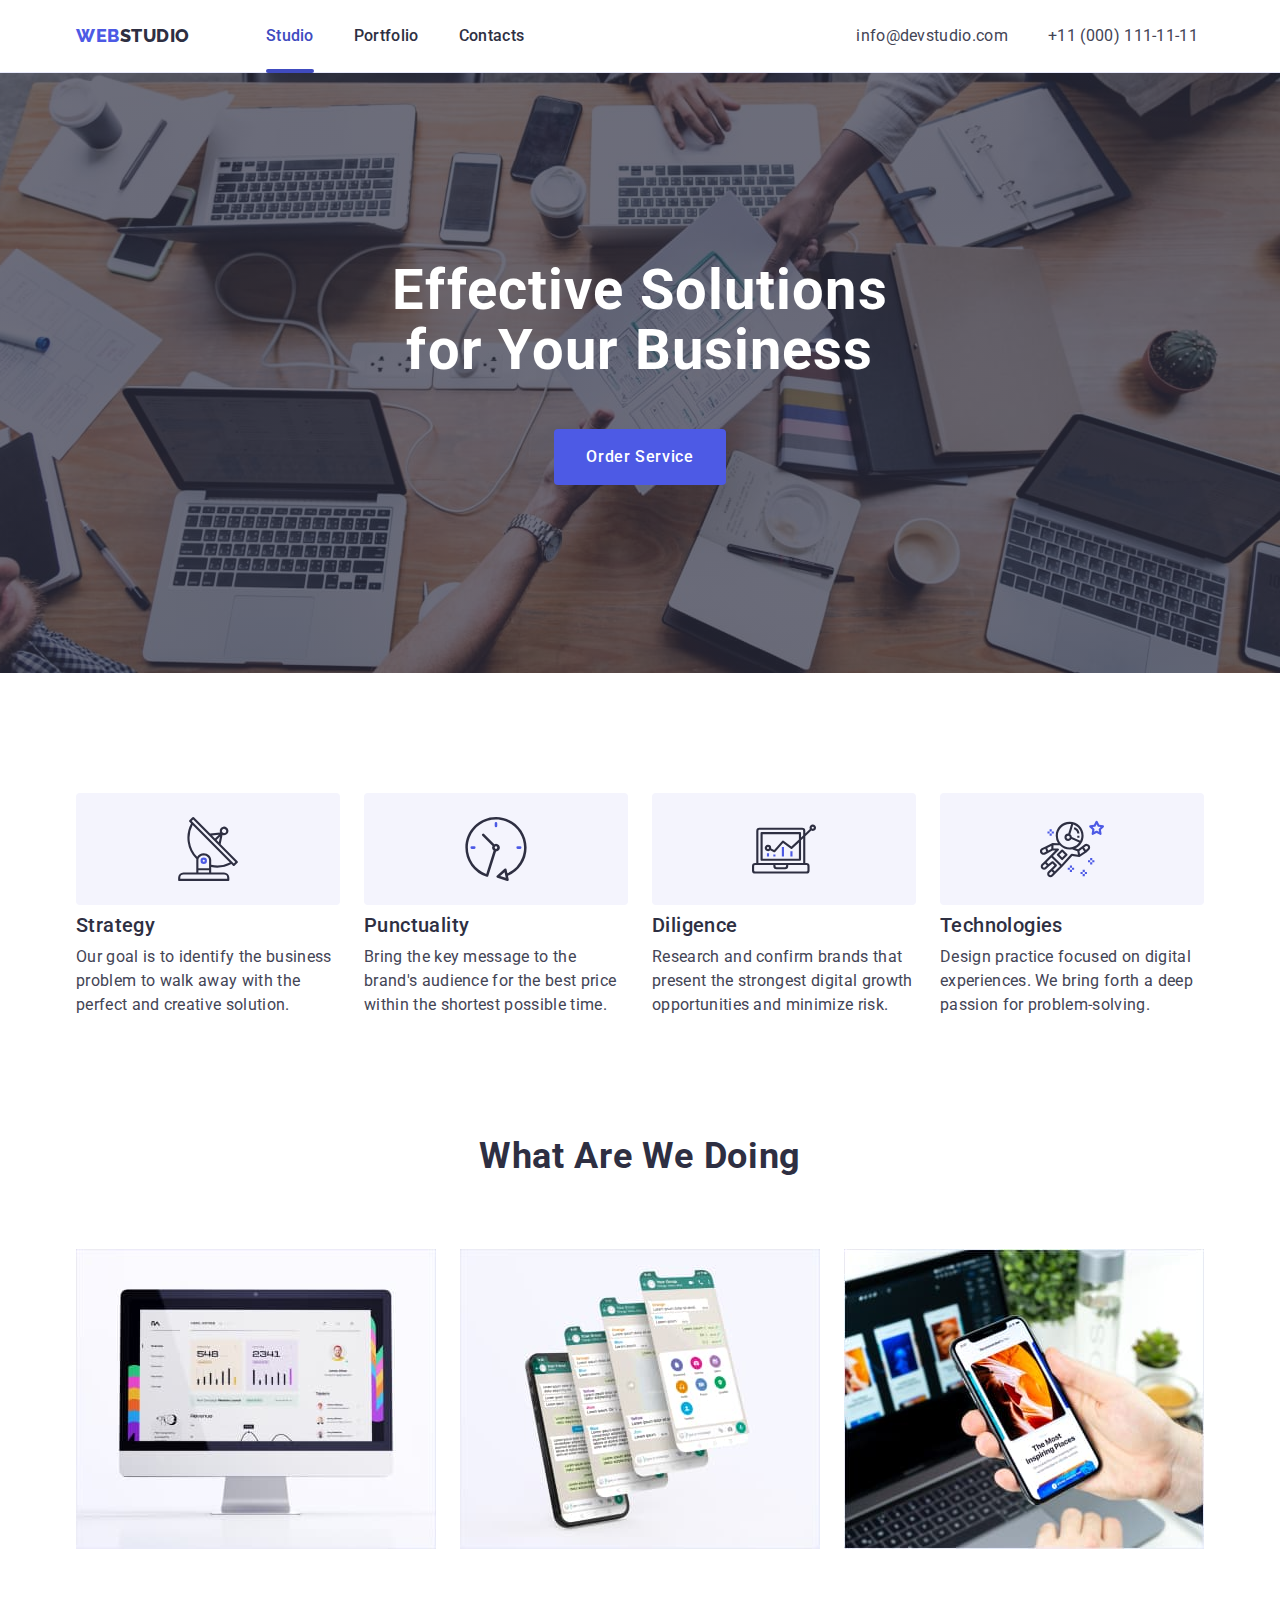
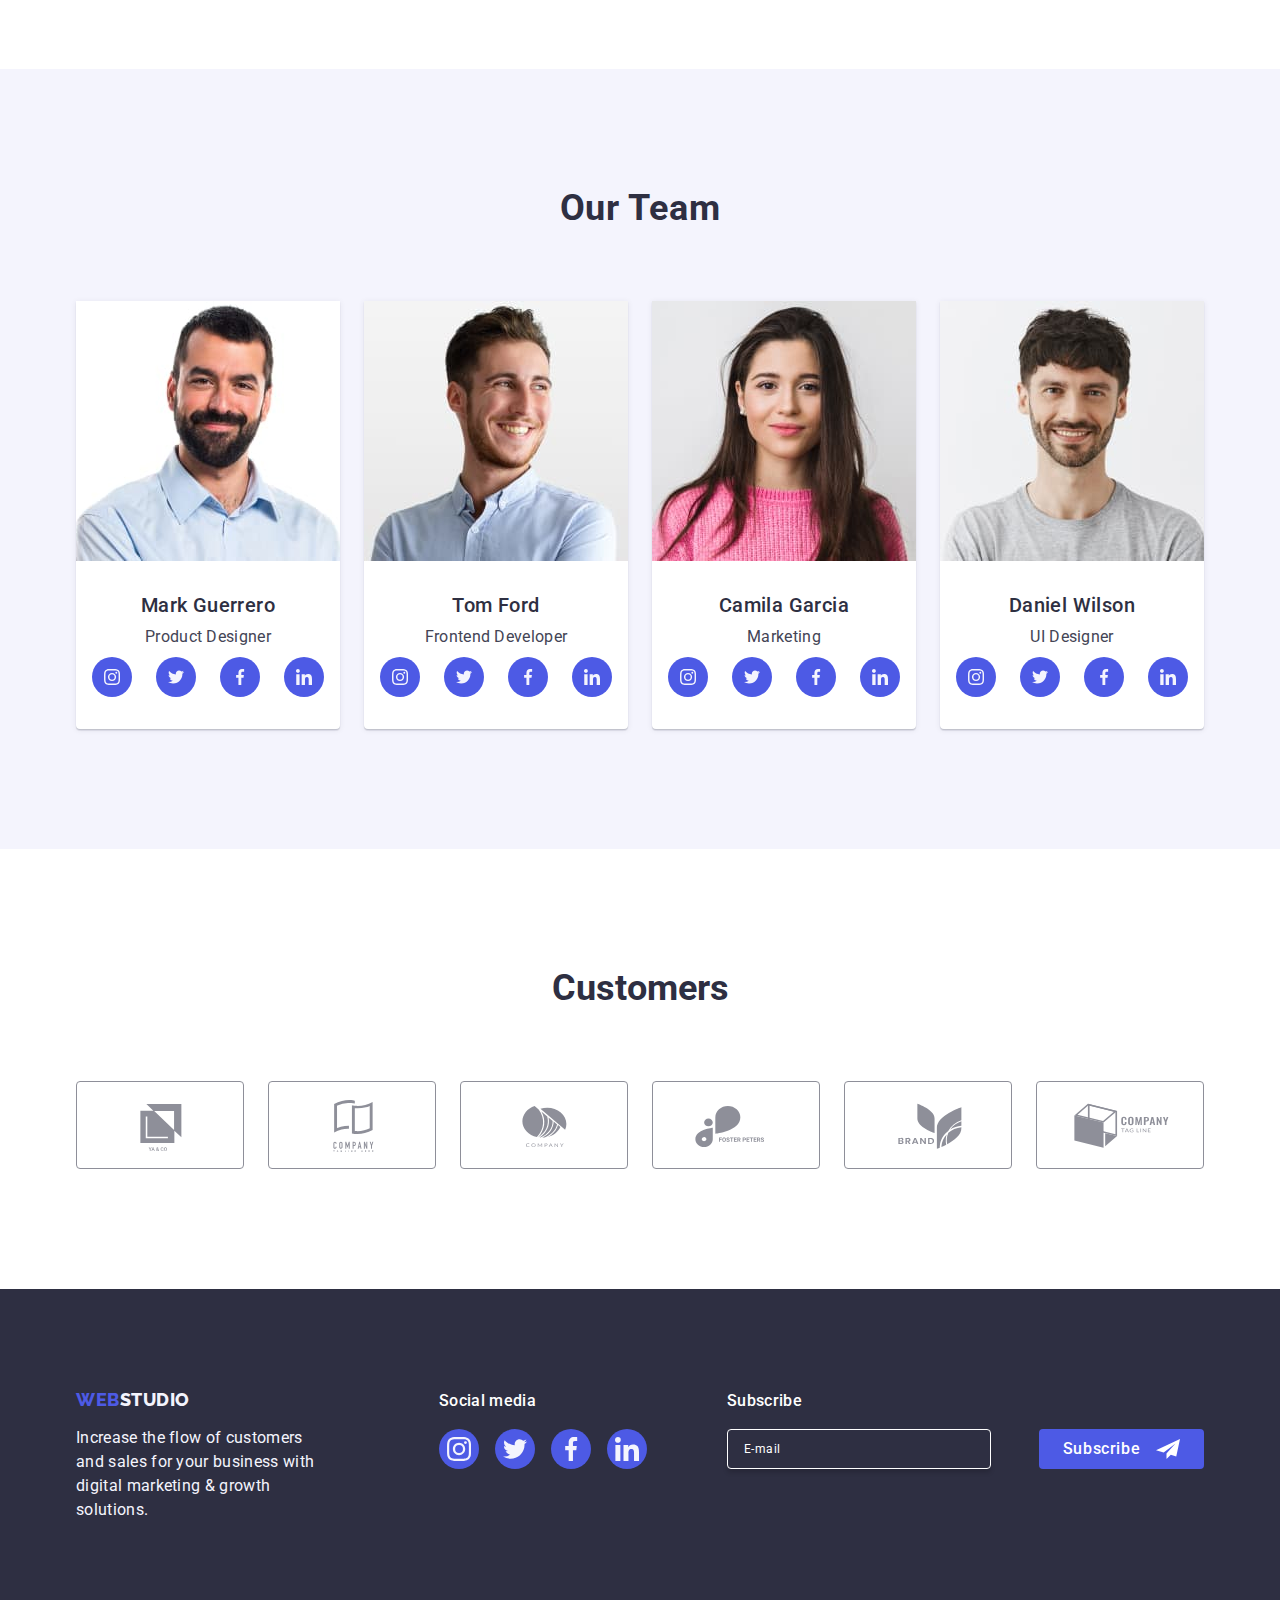
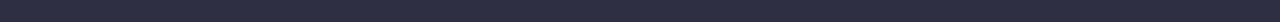
<file: index.html>
<!DOCTYPE html>
<html lang="en">
<head>
    <meta charset="UTF-8">
    <meta name="viewport" content="width=device-width, initial-scale=1.0">
    <title>Document</title>
    <link rel="stylesheet" href="https://cdnjs.cloudflare.com/ajax/libs/modern-normalize/1.0.0/modern-normalize.min.css">
    <link rel="stylesheet" href="./css/styles.css">
    <link rel="preconnect" href="https://fonts.googleapis.com">
    <link rel="preconnect" href="https://fonts.gstatic.com" crossorigin>
    <link href="https://fonts.googleapis.com/css2?family=Raleway:wght@800&family=Roboto:wght@400;500;700;900&display=swap" rel="stylesheet">
</head>
<body>
    <header class="header">
        <div class="first container">
            <nav class="navigation">
                <a href="./index.html" class="logo-link link">Web<span class="span">Studio</span></a>
                <ul class="list">
                    <li><a href="./index.html" class="first-link link first-link-studio">Studio</a></li>
                    <li><a href="./portfolio.html" class="first-link link">Portfolio</a></li>
                    <li><a href="" class="first-link link">Contacts</a></li>
                </ul>
            </nav>
            <address class="address">
             <ul class="list">
                <li><a href="mailto:info@devstudio.com" class="item link">info@devstudio.com</a></li>
                <li><a href="tel:+110001111111" class="item link">+11 (000) 111-11-11</a></li>
            </ul>
            </address>
        </div>
    </header>
    <main>
        <section class="first-section">
            <div class="container">
                <h1 class="title">Effective Solutions for Your Business</h1>
                <button type="button"  class="first-button" data-modal-open>Order Service</button>
            </div>
         </section>
         <section class="second-section">
            <div class="container">
                <h2 class="visually-hidden">Strategy</h2>
                     <ul class="list list-two"> 
                        <li class="title-list">
                            <div class="icons">
                                <svg width="64" height="64">
                                    <use href="./images/icons.svg#icon-antenna-1"></use>
                                </svg>
                            </div>
                            <h3 class="title-two">Strategy</h3>
                            <p class="category paragraph">Our goal is to identify the business problem to walk away with the perfect and creative solution.</p>
                        </li>                       
                        <li class="title-list">
                            <div class="icons">
                                <svg width="64" height="64">
                                    <use href="./images/icons.svg#icon-clock-1-1"></use>
                                </svg>
                            </div>
                            <h3 class="title-two">Punctuality</h3>
                            <p class="category paragraph">Bring the key message to the brand's audience for the best price within the shortest possible time.</p>
                        </li>
                        <li class="title-list">
                            <div class="icons">
                                <svg width="64" height="64">
                                    <use href="./images/icons.svg#icon-diagram-1-1"></use>
                                </svg>
                            </div>
                            <h3 class="title-two">Diligence</h3>
                            <p class="category paragraph">Research and confirm brands that present the strongest digital growth opportunities and minimize risk.</p>
                        </li>
                        <li class="title-list">
                            <div class="icons">
                                <svg width="64" height="64">
                                    <use href="./images/icons.svg#icon-astronaut-1-1"></use>
                                </svg>
                            </div>
                            <h3 class="title-two">Technologies</h3>
                            <p class="category paragraph">Design practice focused on digital experiences. We bring forth a deep passion for problem-solving.</p>
                        </li>
                    </ul>
             </div>
         </section>
         <section class="third-section">
            <div class="container">
                <h2 class="title-list-two">What are we doing</h2>
                    <ul class="list list-two">
                        <li class="images-list">
                            <img src="./images/mac.jpg" alt="mac" width="360" height="300" class="img">
                        </li>
                        <li class="images-list">
                            <img src="./images/message.jpg" alt="message" width="360" height="300" class="img">
                        </li>
                        <li class="images-list"> 
                            <img src="./images/smartphone.jpg" alt="smartphone" width="360" height="300" class="img">
                        </li>
                    </ul>
            </div>
         </section>
         <section class="section-four">
            <div class="container">
                <h2 class="title-four">Our Team</h2>
                <ul class="list list-two">
                    <li class="people">
                        <img src="./images/Mark.jpg" alt="man in a blue shirt with short stubble" width="264" height="260" class="person">
                        <div class="second">
                            <h3 class="title-two title-second">Mark Guerrero</h3>
                            <p class="paragraph margin-paragraph">Product Designer</p>
                            <ul class="social-links">
                                <li class="social">
                                    <a href="" class="social-link-items">
                                        <svg 
                                        class="social-item" 
                                        width="16" 
                                        height="16"
                                        style="fill: #f4f4fd;">
                                            <use href="./images/icons.svg#icon-instagram-2"></use>
                                        </svg>
                                    </a>
                                </li>
                                <li class="social">
                                    <a href="" class="social-link-items">
                                        <svg 
                                        class="social-item" 
                                        width="16" 
                                        height="16"
                                        style="fill: #f4f4fd;">
                                            <use href="./images/icons.svg#icon-twitter-1"></use>
                                        </svg>
                                    </a>
                                </li>
                                <li class="social">
                                    <a href="" class="social-link-items">
                                        <svg 
                                        class="social-item" 
                                        width="16" 
                                        height="16"
                                        style="fill: #f4f4fd;">
                                            <use href="./images/icons.svg#icon-facebook-1"></use>
                                        </svg>
                                    </a>
                                </li>
                                <li class="social">
                                    <a href="" class="social-link-items">
                                        <svg 
                                        class="social-item" 
                                        width="16" 
                                        height="16"
                                        style="fill: #f4f4fd;">
                                            <use href="./images/icons.svg#icon-linkedin-1"></use>
                                        </svg>
                                    </a>
                                </li>
                            </ul>
                        </div>
                    </li>
                    <li class="people">
                        <img src="./images/Tom.jpg" alt="smiling man which looking to the right side" width="264" height="260" class="person">
                        <div class="second">
                            <h3 class="title-two title-second">Tom Ford</h3>
                            <p class="paragraph margin-paragraph">Frontend Developer</p>
                            <ul class="social-links">
                                <li class="social">
                                    <a href="" class="social-link-items">
                                        <svg 
                                        class="social-item" 
                                        width="16" 
                                        height="16"
                                        style="fill: #f4f4fd;">
                                            <use href="./images/icons.svg#icon-instagram-2"></use>
                                        </svg>
                                    </a>
                                </li>
                                <li class="social">
                                    <a href="" class="social-link-items">
                                        <svg 
                                        class="social-item" 
                                        width="16" 
                                        height="16"
                                        style="fill: #f4f4fd;">
                                            <use href="./images/icons.svg#icon-twitter-1"></use>
                                        </svg>
                                    </a>
                                </li>
                                <li class="social">
                                    <a href="" class="social-link-items">
                                        <svg 
                                        class="social-item" 
                                        width="16" 
                                        height="16"
                                        style="fill: #f4f4fd;">
                                            <use href="./images/icons.svg#icon-facebook-1"></use>
                                        </svg>
                                    </a>
                                </li>
                                <li class="social">
                                    <a href="" class="social-link-items">
                                        <svg 
                                        class="social-item" 
                                        width="16" 
                                        height="16"
                                        style="fill: #f4f4fd;">
                                            <use href="./images/icons.svg#icon-linkedin-1"></use>
                                        </svg>
                                    </a>
                                </li>
                            </ul>
                        </div>
                    </li>
                    <li class="people">
                        <img src="./images/Camila.jpg" alt="woman in a pink sweatshirt and long brown hair" width="264" height="260" class="person">
                        <div class="second">
                            <h3 class="title-two title-second">Camila Garcia</h3>
                            <p class="paragraph margin-paragraph">Marketing</p>
                            <ul class="social-links">
                                <li class="social">
                                    <a href="" class="social-link-items">
                                        <svg 
                                        class="social-item" 
                                        width="16" 
                                        height="16"
                                        style="fill: #f4f4fd;">
                                            <use href="./images/icons.svg#icon-instagram-2"></use>
                                        </svg>
                                    </a>
                                </li>
                                <li class="social">
                                    <a href="" class="social-link-items">
                                        <svg 
                                        class="social-item" 
                                        width="16" 
                                        height="16"
                                        style="fill: #f4f4fd;">
                                            <use href="./images/icons.svg#icon-twitter-1"></use>
                                        </svg>
                                    </a>
                                </li>
                                <li class="social">
                                    <a href="" class="social-link-items">
                                        <svg 
                                        class="social-item" 
                                        width="16" 
                                        height="16"
                                        style="fill: #f4f4fd;">
                                            <use href="./images/icons.svg#icon-facebook-1"></use>
                                        </svg>
                                    </a>
                                </li>
                                <li class="social">
                                    <a href="" class="social-link-items">
                                        <svg 
                                        class="social-item" 
                                        width="16" 
                                        height="16"
                                        style="fill: #f4f4fd;">
                                            <use href="./images/icons.svg#icon-linkedin-1"></use>
                                        </svg>
                                    </a>
                                </li>
                            </ul>
                        </div>
                    </li>
                    <li class="people">
                        <img src="./images/Daniel.jpg" alt="man in a grey T-shirt and beard" width="264" height="260" class="person">
                        <div class="second">   
                            <h3 class="title-two title-second">Daniel Wilson</h3>
                            <p class="paragraph margin-paragraph">UI Designer</p>
                            <ul class="social-links">
                                <li class="social">
                                    <a href="" class="social-link-items">
                                        <svg 
                                        class="social-item" 
                                        width="16" 
                                        height="16"
                                        style="fill: #f4f4fd;">
                                            <use href="./images/icons.svg#icon-instagram-2"></use>
                                        </svg>
                                    </a>
                                </li>
                                <li class="social">
                                    <a href="" class="social-link-items">
                                        <svg 
                                        class="social-item" 
                                        width="16" 
                                        height="16"
                                        style="fill: #f4f4fd;">
                                            <use href="./images/icons.svg#icon-twitter-1"></use>
                                        </svg>
                                    </a>
                                </li>
                                <li class="social">
                                    <a href="" class="social-link-items">
                                        <svg 
                                        class="social-item" 
                                        width="16" 
                                        height="16"
                                        style="fill: #f4f4fd;">
                                            <use href="./images/icons.svg#icon-facebook-1"></use>
                                        </svg>
                                    </a>
                                </li>
                                <li class="social">
                                    <a href="" class="social-link-items">
                                        <svg 
                                        class="social-item" 
                                        width="16" 
                                        height="16"
                                        style="fill: #f4f4fd;">
                                            <use href="./images/icons.svg#icon-linkedin-1"></use>
                                        </svg>
                                    </a>
                                </li>
                            </ul>
                        </div>
                    </li>
                </ul>
            </div>
         </section>
         <section class="section-five">
            <div class="container">
                <h2 class="customers">Customers</h2>
                <ul class="customers-list">
                    <li class="customer-icon">
                        <a href="" class="customer-link">
                            <svg
                            class="customer-link-icon"
                            width="104"
                            height="56"
                            style="fill: currentColor;">
                                <use href="./images/icons.svg#icon-Logo"></use>
                            </svg>
                        </a>
                    </li> 
                    <li class="customer-icon">
                        <a href="" class="customer-link">
                            <svg
                            class="customer-link-icon"
                            width="104"
                            height="56"
                            style="fill: currentColor;">
                                <use href="./images/icons.svg#icon-Logo-1"></use>
                            </svg>
                        </a>
                    </li>
                    <li class="customer-icon">
                        <a href="" class="customer-link">
                            <svg
                            class="customer-link-icon"
                            width="104"
                            height="56"
                            style="fill: currentColor;">
                                <use href="./images/icons.svg#icon-Logo-2"></use>
                            </svg>
                        </a>
                    </li>
                    <li class="customer-icon">
                        <a href="" class="customer-link">
                            <svg
                            class="customer-link-icon"
                            width="104"
                            height="56"
                            style="fill: currentColor;">
                                <use href="./images/icons.svg#icon-Logo-kopia"></use>
                            </svg>
                        </a>
                    </li>
                    <li class="customer-icon">
                        <a href="" class="customer-link">
                            <svg
                            class="customer-link-icon"
                            width="104"
                            height="56"
                            style="fill: currentColor;">
                                <use href="./images/icons.svg#icon-Logo-3"></use>
                            </svg>
                        </a>
                    </li>
                    <li class="customer-icon">
                        <a href="" class="customer-link">
                            <svg
                            class="customer-link-icon"
                            width="104"
                            height="56"
                            style="fill: currentColor;">
                                <use href="./images/icons.svg#icon-Logo-4"></use>
                            </svg>
                        </a>
                    </li>
                </ul>
            </div>
         </section>
    </main>
    <footer class="background">
        <div class="container footer-changes">
            <div class="container-footer-changes">
                <a href="./index.html" class="logo-link link link-block">Web<span class="second-span">Studio</span></a>
                <p class="second-paragraph">Increase the flow of customers and sales for your business with digital marketing & growth solutions.</p>
            </div>
            <div>
                <p class="social-media-links">Social media</p>
                <ul class="social-links-footer">
                    <li class="social">
                        <a href="" class="social-link-items items-two">
                            <svg 
                            class="social-item" 
                            width="24" 
                            height="24"
                            style="fill: #f4f4fd;">
                                <use href="./images/icons.svg#icon-instagram-2"></use>
                            </svg>
                        </a>
                    </li>
                    <li class="social">
                        <a href="" class="social-link-items items-two">
                            <svg 
                            class="social-item" 
                            width="24" 
                            height="24"
                            style="fill: #f4f4fd;">
                                <use href="./images/icons.svg#icon-twitter-1"></use>
                            </svg>
                        </a>
                    </li>
                    <li class="social">
                        <a href="" class="social-link-items items-two">
                            <svg 
                            class="social-item" 
                            width="24" 
                            height="24"
                            style="fill: #f4f4fd;">
                                <use href="./images/icons.svg#icon-facebook-1"></use>
                            </svg>
                        </a>
                    </li>
                    <li class="social">
                        <a href='' class="social-link-items items-two">
                            <svg 
                            class="social-item" 
                            width="24" 
                            height="24"
                            style="fill: #f4f4fd;">
                                <use href="./images/icons.svg#icon-linkedin-1"></use>
                            </svg>
                        </a>
                    </li>
                </ul>
            </div>
            <div class="form">
                <p class="subscribe">Subscribe</p>
                <form class="subscribe-form">
                    <label class="email">
                        <input name="email" type="email" placeholder="E-mail" class="mail-form">
                    </label>
                    <button type="submit" class="button-subscribe">Subscribe
                        <svg 
                            width="24"
                            height="24"
                            class="send-subscribe">
                            <use href="./images/icon-frame.svg#icon-frame"></use>
                        </svg>
                    </button>
                </form>
            </div>
        </div>
    </footer> 
    <div class="modal-window is-hidden" data-modal>
        <div class="window">
            <button type="button" class="x-close" data-modal-close>
                <svg
                class="close"
                width="8"
                height="8">
                    <use href="./images/close.svg#icon-close-black"></use>
                </svg>
            </button>
            <p class="leave-contact">Leave your contact and we will call you back</p>
            <form>    
                <div class="contact-form">
                    <label class="name" for="user-name">
                        Name
                    </label>
                    <div class="div-name">
                        <input id="user-name" name="user-name" type="text" class="user-name" required>
                        <svg 
                        class="person-name"
                        width="18"
                        height="24">
                            <use href="./images/contact-icons.svg#icon-person"></use>
                        </svg>
                    </div>
                </div>
                <div class="contact-form">
                    <label class="name" for="phone">
                        Phone
                    </label>
                    <div class="div-name">
                        <input id="phone" name="user-name" type="text" class="user-name" required>
                        <svg 
                        class="person-name"
                        width="18"
                        height="24">
                            <use href="./images/contact-icons.svg#icon-phone"></use>
                        </svg>
                    </div>
                </div>
                <div class="contact-form">
                    <label class="name" for="email">
                        Email
                    </label>
                    <div class="div-name">
                        <input id="email" name="user-name" type="text" class="user-name" required>
                        <svg
                        class="person-name"
                        width="18"
                        height="24">
                            <use href="./images/contact-icons.svg#icon-email"></use>
                        </svg>
                    </div>
                </div>
                <div class="contact-form-four">
                    <label class="name" for="user-comment">
                    Comment
                    </label>
                    <textarea id="user-comment" name="user-comment" placeholder="Text input" class="user-comment"></textarea>
                </div>
                <div class="choose-label">
                    <input class="visually-hidden check" id="user-privacy" type="checkbox" value="true" name="user-privacy" required>
                    <label class="accept-privacy" for="user-privacy"> 
                        <span class="privacy-span">
                            <svg
                            width="10"
                            height="8"
                            class="checked">
                                <use href="./images/icons-three.svg#icon-Vector"></use>
                            </svg>
                        </span>
                            I accept the terms and conditions of the 
                        <a href="" class="privacy-policy">
                            Privacy Policy
                        </a>
                    </label>
                </div>
                <button type="button" class="send-button">Send</button>
            </form>
        </div>
    </div>
    <script src="./js/modal.js"></script>     
</body>
</html>
</file>
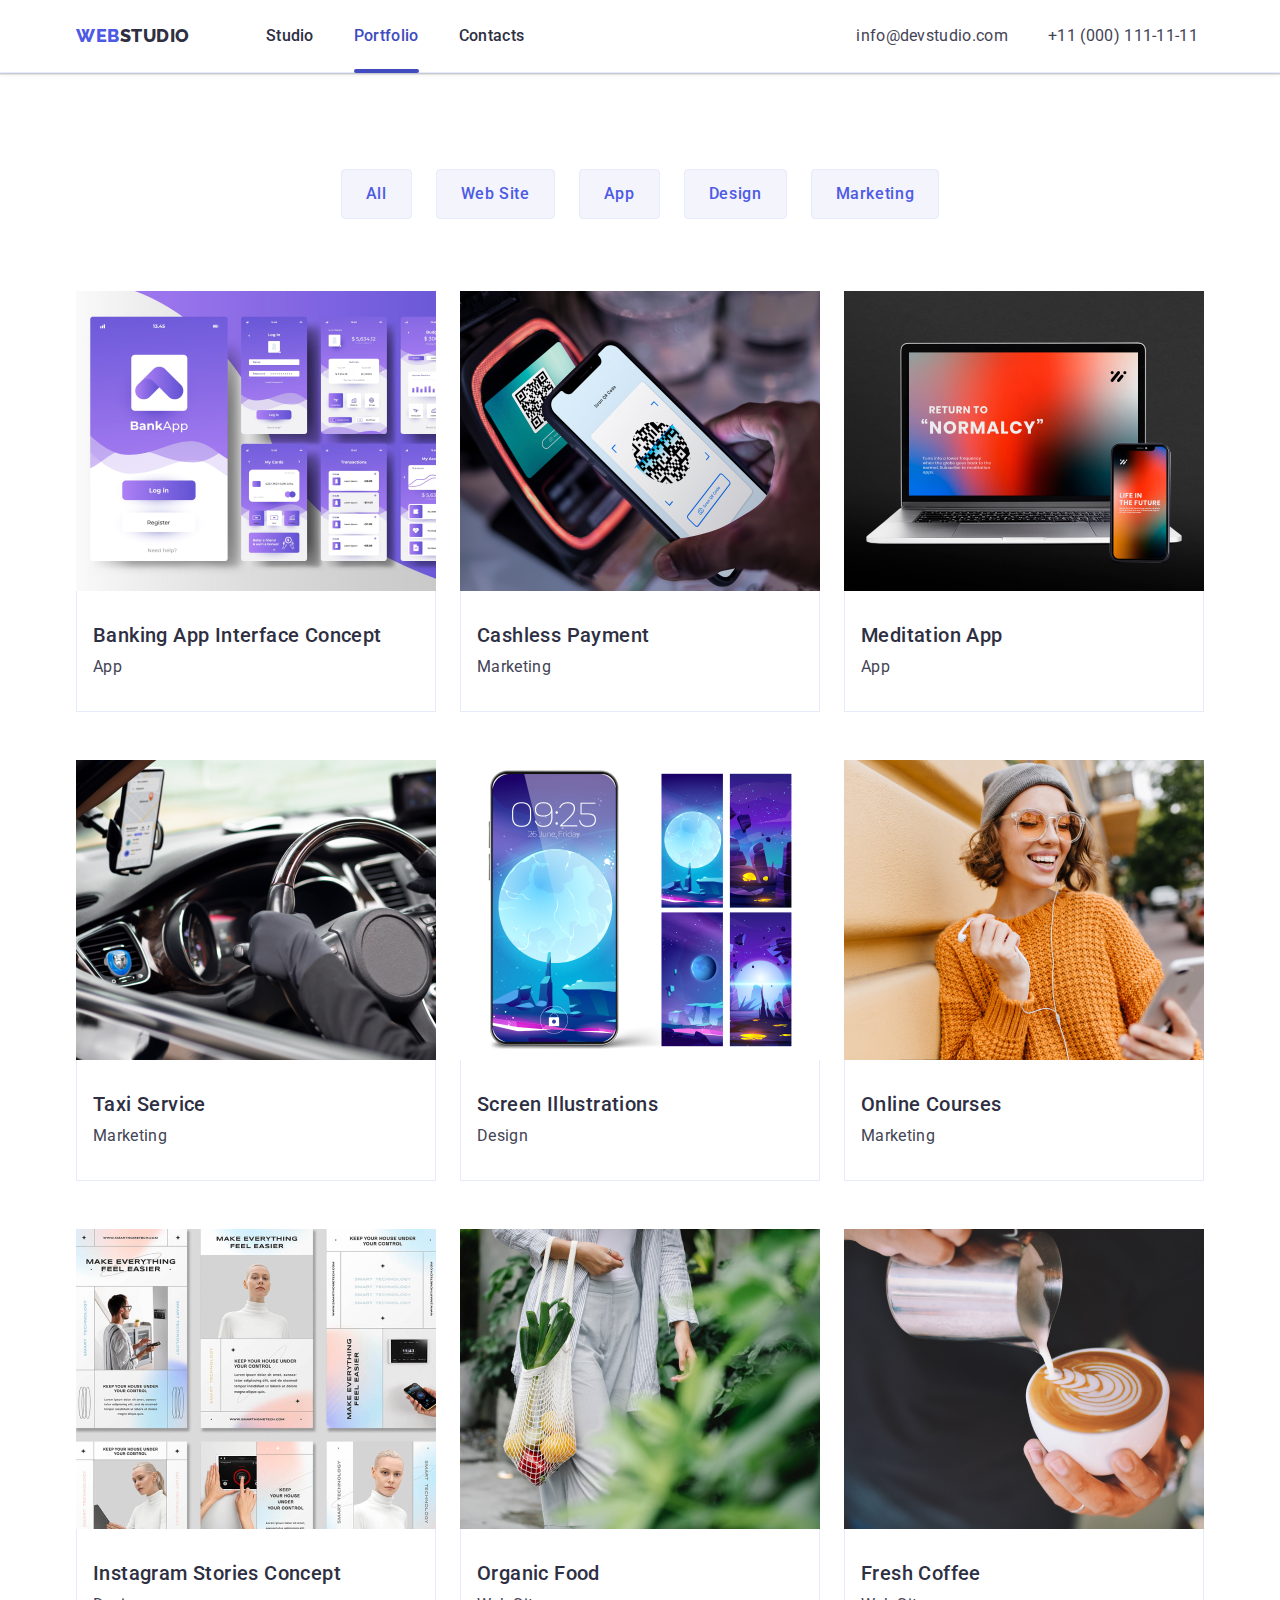
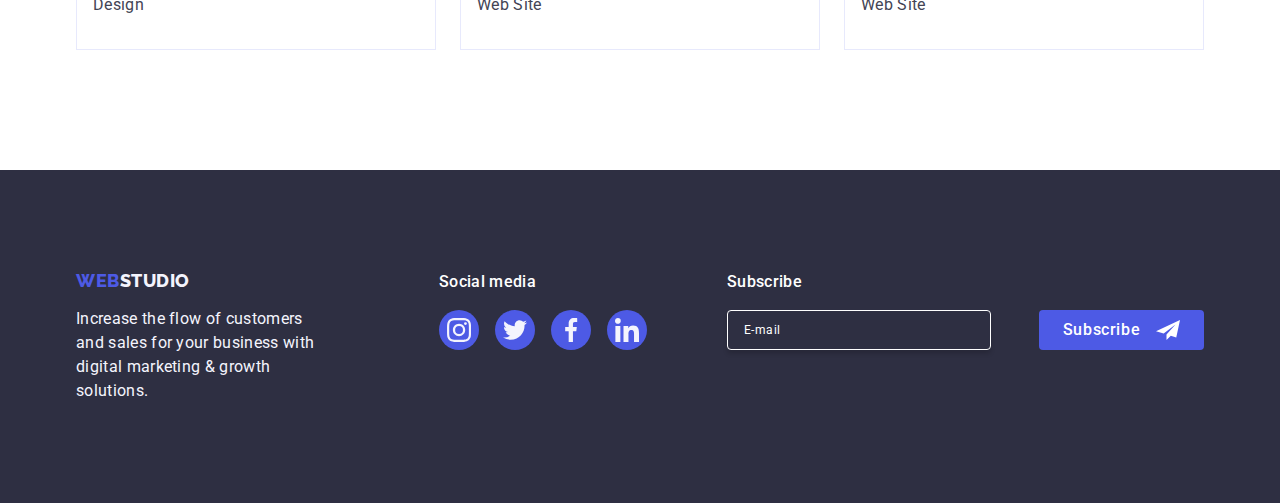
<file: portfolio.html>
<!DOCTYPE html>
<html lang="en">
<head>
    <meta charset="UTF-8">
    <meta name="viewport" content="width=device-width, initial-scale=1.0">
    <title>Document</title>
    <link rel="stylesheet" href="https://cdnjs.cloudflare.com/ajax/libs/modern-normalize/1.0.0/modern-normalize.min.css">
    <link rel="stylesheet" href="./css/styles.css">
    <link rel="preconnect" href="https://fonts.googleapis.com">
    <link rel="preconnect" href="https://fonts.gstatic.com" crossorigin>
    <link href="https://fonts.googleapis.com/css2?family=Raleway:wght@800&family=Roboto:wght@400;500;700;900&display=swap" rel="stylesheet">
</head>
<body>
    <header class="header">
        <div class="first container">
            <nav class="navigation">
                <a href="./index.html" class="logo-link link">Web<span class="span">Studio</span></a>
                <ul class="list">
                    <li><a href="./index.html" class="first-link link">Studio</a></li>
                    <li><a href="./portfolio.html" class="first-link link first-link-portfolio">Portfolio</a></li>
                    <li><a href="" class="first-link link">Contacts</a></li>
                </ul>
            </nav>
            <address class="address">
                <ul class="list">
                    <li><a href="mailto:info@devstudio.com" class="item link">info@devstudio.com</a></li>
                    <li><a href="tel:+110001111111" class="item link">+11 (000) 111-11-11</a></li>
                </ul>
            </address>
        </div>
    </header>
    <main>
        <section class="fifth-section">
            <div class="container">
                <h1 class="visually-hidden">Buttons</h1>
                <ul class="list button-list">
                    <li><button type="button" class="filter-button">All</button></li>
                    <li><button type="button" class="filter-button">Web Site</button></li>
                    <li><button type="button" class="filter-button">App</button></li>
                    <li><button type="button" class="filter-button">Design</button></li>
                    <li><button type="button" class="filter-button">Marketing</button></li>
                </ul>
                <ul class="list app-list">
                    <li class="app-link"> 
                        <a href="" class="link link-shadow">
                            <div class="card">
                                <img src="./images/BankingApp.jpg" alt="purple banking app on screen" width="360" height="300">
                                <p class="animation-paragraph">14 Stylish and User-Friendly App Design Concepts · Task Manager App · Calorie Tracker App · Exotic Fruit Ecommerce App · Cloud Storage App</p>
                            </div>
                                <div class="app-category">
                                    <h2 class="app">Banking App Interface Concept</h2>
                                    <p class="category paragraph">App</p>
                                </div>
                        </a>
                    </li>
                    <li class="app-link">
                        <a href="" class="link link-shadow">
                            <div class="card">
                                <img src="./images/QR.jpg" alt="cashless payment by smartphone" width="360" height="300">
                                <p class="animation-paragraph">14 Stylish and User-Friendly App Design Concepts · 
                                    Task Manager App · Calorie Tracker App · Exotic Fruit Ecommerce App · Cloud Storage App</p>
                            </div>
                                <div class="app-category">
                                    <h2 class="app">Cashless Payment</h2>
                                    <p class="category paragraph">Marketing</p>
                                </div>
                        </a>
                    </li>
                    <li class="app-link">
                        <a href="" class="link link-shadow">
                            <div class="card">
                                <img src="./images/MacAndSmartphone.jpg" alt="some app for computer and smartphone" width="360" height="300">
                                <p class="animation-paragraph">14 Stylish and User-Friendly App Design Concepts · 
                                    Task Manager App · Calorie Tracker App · Exotic Fruit Ecommerce App · Cloud Storage App</p>
                            </div>
                                <div class="app-category">
                                    <h2 class="app">Meditation App</h2>
                                    <p class="category paragraph">App</p>
                                </div>
                        </a>
                    </li>
                    <li class="app-link">
                         <a href="" class="link link-shadow">
                            <div class="card">
                                <img src="./images/Taxi.jpg" alt="black taxi car" width="360" height="300">
                                <p class="animation-paragraph">14 Stylish and User-Friendly App Design Concepts · 
                                    Task Manager App · Calorie Tracker App · Exotic Fruit Ecommerce App · Cloud Storage App</p>
                            </div>  
                                <div class="app-category">
                                    <h2 class="app">Taxi Service</h2>
                                    <p class="category paragraph">Marketing</p>
                                </div>
                        </a>
                    </li>
                    <li class="app-link">
                        <a href="" class="link link-shadow">
                            <div class="card">
                                <img src="./images/Screen.jpg" alt="galaxy pictures" width="360" height="300">
                                <p class="animation-paragraph">14 Stylish and User-Friendly App Design Concepts · 
                                    Task Manager App · Calorie Tracker App · Exotic Fruit Ecommerce App · Cloud Storage App</p>
                            </div>
                                <div class="app-category">
                                    <h2 class="app">Screen Illustrations</h2>
                                    <p class="category paragraph">Design</p>
                                 </div>
                        </a>
                    </li>
                    <li class="app-link">
                        <a href="" class="link link-shadow">
                            <div class="card">
                                <img src="./images/Girl.jpg" alt="smiling girl in a orange jumper" width="360" height="300">
                                <p class="animation-paragraph">14 Stylish and User-Friendly App Design Concepts · 
                                    Task Manager App · Calorie Tracker App · Exotic Fruit Ecommerce App · Cloud Storage App</p>
                            </div>
                                <div class="app-category">
                                    <h2 class="app">Online Courses</h2>
                                    <p class="category paragraph">Marketing</p>
                                </div>
                        </a>
                    </li>
                    <li class="app-link">
                        <a href="" class="link link-shadow">
                            <div class="card">
                                <img src="./images/Instagram.jpg" alt="pictures from Instagram" width="360" height="300">
                                <p class="animation-paragraph">14 Stylish and User-Friendly App Design Concepts · 
                                    Task Manager App · Calorie Tracker App · Exotic Fruit Ecommerce App · Cloud Storage App</p>
                            </div>
                                <div class="app-category">
                                    <h2 class="app">Instagram Stories Concept</h2>
                                    <p class="category paragraph">Design</p>
                                </div>
                        </a>
                    </li>
                    <li class="app-link">
                        <a href="" class="link link-shadow">
                            <div class="card">
                                <img src="./images/Food.jpg" alt="part of body and food in a organic bag" width="360" height="300">
                                <p class="animation-paragraph">14 Stylish and User-Friendly App Design Concepts · 
                                    Task Manager App · Calorie Tracker App · Exotic Fruit Ecommerce App · Cloud Storage App</p>
                            </div>
                                <div class="app-category">
                                    <h2 class="app">Organic Food</h2>
                                    <p class="category paragraph">Web Site</p>
                                </div>
                        </a>
                    </li>
                    <li class="app-link">
                        <a href="" class="link link-shadow">
                            <div class="card">
                                <img src="./images/Coffee.jpg" alt="a man preparing a cap of coffee" width="360" height="300">
                                <p class="animation-paragraph">14 Stylish and User-Friendly App Design Concepts · 
                                    Task Manager App · Calorie Tracker App · Exotic Fruit Ecommerce App · Cloud Storage App</p>
                            </div>
                                <div class="app-category">
                                    <h2 class="app">Fresh Coffee</h2>
                                    <p class="category paragraph">Web Site</p>
                                </div>
                        </a>
                    </li>
                </ul>
            </div>
        </section>
    </main>
    <footer class="background">
        <div class="container footer-changes">
            <div class="container-footer-changes">
                <a href="./index.html" class="logo-link link link-block">Web<span class="second-span">Studio</span></a>
                <p class="second-paragraph">Increase the flow of customers and sales for your business with digital marketing & growth solutions.</p>
            </div>
            <div>
                <p class="social-media-links">Social media</p>
                <ul class="social-links-footer">
                    <li class="social">
                        <a href="" class="social-link-items items-two">
                            <svg 
                            class="social-item" 
                            width="24" 
                            height="24"
                            style="fill: #f4f4fd;">
                                <use href="./images/icons.svg#icon-instagram-2"></use>
                            </svg>
                        </a>
                    </li>
                    <li class="social">
                        <a href="" class="social-link-items items-two">
                            <svg 
                            class="social-item" 
                            width="24" 
                            height="24"
                            style="fill: #f4f4fd;">
                                <use href="./images/icons.svg#icon-twitter-1"></use>
                            </svg>
                        </a>
                    </li>
                    <li class="social">
                        <a href="" class="social-link-items items-two">
                            <svg 
                            class="social-item" 
                            width="24" 
                            height="24"
                            style="fill: #f4f4fd;">
                                <use href="./images/icons.svg#icon-facebook-1"></use>
                            </svg>
                        </a>
                    </li>
                    <li class="social">
                        <a href="" class="social-link-items items-two">
                            <svg 
                            class="social-item" 
                            width="24" 
                            height="24"
                            style="fill: #f4f4fd;">
                                <use href="./images/icons.svg#icon-linkedin-1"></use>
                            </svg>
                        </a>
                    </li>
                </ul>
            </div>
            <div class="form">
                <p class="subscribe">Subscribe</p>
                <form class="subscribe-form">
                    <label class="email">
                        <input name="email" type="email" placeholder="E-mail" class="mail-form">
                    </label>
                    <button type="submit" class="button-subscribe">Subscribe
                        <svg 
                            width="24"
                            height="24"
                            class="send-subscribe">
                            <use href="./images/icon-frame.svg#icon-frame"></use>
                        </svg>
                    </button>
                </form>
            </div>
        </div>
    </footer>  
</body>
</html>
</file>
<file: css/styles.css>
:root {
    --main-text-color: #434455;
    --headers-color: #2e2f42;
    --footer-background-color: #2e2f42;
    --logo-color: #4d5ae5;
}
body {
    font-family: 'Roboto', sans-serif;
    color: var(--main-text-color);
    background-color: #ffffff;
}
ul {
    list-style-type: none;
}
ul,
ol {
  list-style: none;
  margin: 0;
  padding-left: 0;
}
.list {
  list-style: none;
  margin: 0;
  padding-left: 0;
}
* {
    box-sizing: border-box;
    padding: 0;
    margin: 0;
}
.logo-link {
    color:#4d5ae5;
    text-decoration: none;
    font-family: 'Raleway', sans-serif;
    font-size: 18px;
    font-weight: 800;
    line-height: 1.17;
    letter-spacing: 0.03em;
    text-transform: uppercase;
}
.logo-link > .span {
    color: #2e2f42;
}
.list {
    list-style-type: none;
}
.list {
    list-style: none;
}
.first-link {
    color:#2e2f42;
    text-decoration: none;
    font-size: 16px;
    font-weight: 500;
    line-height: 1.5;
    letter-spacing: 0.02em;
    transition: color 250ms cubic-bezier(0.4, 0, 0.2, 1);
}
.first-link:hover,
.first-link:focus {
    text-decoration: none;
    color: #404bbf;
}
.first-link-studio {
    position: relative;
    color: #404bbf;
}
.first-link-studio::after {
    content:'';
    position: absolute;
    left: 0;
    bottom: -1px;
    height: 4px;
    width: 100%;
    background-color: #404bbf;
    border-radius: 2px;
}
.address {
    font-style: normal;
}
.item {
    color: #434455;
    text-decoration: none;
    font-size: 16px;
    line-height: 1.5;
    letter-spacing: 0.02em;
    transition: color 250ms cubic-bezier(0.4, 0, 0.2, 1);
}
.item:hover,
.item:focus {
    color: #404bbf;
}

.first-section {
    background-color: #2e2f42;
}
.title {
    color: #ffffff;
    font-size: 56px;
    font-weight:700;
    line-height: 1.07;
    letter-spacing: 0.02em;
    text-align: center;
}
.first-button {
    color: #ffffff;
    background-color: #4d5ae5;
    font-size: 16px;
    font-weight: 500;
    line-height: 1.5;
    letter-spacing: 0.04em;
    cursor: pointer;
    font-family: 'Roboto', sans-serif;
    transition: background-color 250ms cubic-bezier(0.4, 0, 0.2, 1);
}
.first-button:hover,
.first-button:focus {
    background-color: #404BBF;
}
.title-list {
    list-style: none;
}
.title-two {
    color: #2e2f42;
    font-size: 20px;
    font-weight: 500;
    line-height: 1.2;
    letter-spacing: 0.02em;
}
.paragraph {
    color: #434455;
    font-size: 16px;
    line-height: 1.5;
    letter-spacing: 0.02em;
}
.title-list-two {
    color: #2e2f42;
    font-size: 36px;
    font-weight: 700;
    line-height: 1.11;
    text-align: center;
    letter-spacing: 0.02em;
    text-transform: capitalize;
}
.section-four {
    background: #F4F4FD;
    flex-shrink: 0;
}
.title-four {
    color: #2e2f42;
    font-size: 36px;
    font-weight: 700;
    line-height: 1.11;
    text-align: center;
    letter-spacing: 0.02em;
    text-transform: capitalize;
}
.people {
    background-color: #FFFFFF;
}

.background {
    background-color: #2e2f42;
    flex-shrink: 0;
}
.second-paragraph {
        line-height: 1.5;
        color: #F4F4FD;
        letter-spacing: 0.02em;
}
.logo-link {
    color:#4d5ae5;
    text-decoration: none;
    font-family: 'Raleway', sans-serif;
    font-size: 18px;
    font-weight: 800;
    line-height: 1.17;
    letter-spacing: 0.03em;
    text-transform: uppercase;
}
.logo-link > .second-span {
    color: #f4f4fd;
}

.filter-button {
    color:#4d5ae5;
    background-color: #F4F4FD;
    font-family: inherit;
    font-weight: 500;
    font-size: 16px;
    line-height: 1.5;
    letter-spacing: 0.04em;
    transition: color 250ms cubic-bezier(0.4, 0, 0.2, 1), 
    background-color 250ms cubic-bezier(0.4, 0, 0.2, 1), 
    border-color 250ms cubic-bezier(0.4, 0, 0.2, 1), 
    box-shadow 250ms cubic-bezier(0.4, 0, 0.2, 1);
}
.filter-button:hover,
.filter-button:focus {
    color: #FFFFFF;
    background-color: #404BBF;
    cursor: pointer;
}
.list {
    list-style: none;
}
.link {
    text-decoration: none;
    display: block;
}
.app {
    font-weight: 500;
    font-size: 20px;
    line-height: 1.2;
    letter-spacing: 0.02em;
    color: #2e2f42;
}
img {
    display: block;
}
.header {
    border-bottom: 1px solid #e7e9fc;
}
.first {
    display: flex
}
.container {
    width: 1158px;
    margin: 0 auto;
    padding: 0px 15px;
}
.navigation {
    display: flex;
    align-items: center;
    padding-right: 332px;
}
.logo-link {
    margin-right: 76px;
}
.list {
    display: flex;
    gap: 40px;
}
.first-link {
    padding: 24px 0px;
}
.address {
    padding: 24px 0px;
}
.first-section {
    padding:188px 0px;
    background-image: linear-gradient(rgba(46, 47, 66, 0.7), rgba(46, 47, 66, 0.7)),
    url(../images/background.jpg);
    max-width: 1440px;
    height: 600px;
    flex-shrink: 0;
    background-repeat: no-repeat;
    background-position: center;
    background-size: cover;
    margin: 0 auto;
}
.title {
    max-width: 496px;
    margin: 0 auto;
    padding-bottom: 48px;
}
.first-button {
    display: block;
    min-width: 169px;
    height: 56px;
    border: none;
    border-radius: 4px;
    margin: 0 auto;
    padding: 16px 32px;
    align-items: flex-start;
    gap: 10px;
}
.second-section {
    padding: 120px 0px;

}
.visually-hidden {
    position: absolute;
    width: 1px;
    height: 1px;
    margin: -1px;
    border: 0;
    padding: 0;
    white-space: nowrap;
    clip-path: inset(100%);
    clip: rect(0 0 0 0);
    overflow: hidden;
}
.list-two {
    gap: 24px;
}
.list {
    list-style: none;
    margin: 0;
    padding-left: 0;  
}
.title-list {
    width: calc((100% - 72px)/4);
}
.title-two {
    margin-bottom: 8px;
}
.third-section {
    padding-bottom: 120px;
}
.title-list-two {
    margin-bottom: 72px;
}
.section-four {
    padding: 120px 0px;
}
.title-four {
    margin-bottom: 72px;
}
.people {
    width: calc((100% - 72px)/4);
    border-radius: 0px 0px 4px 4px;
    box-shadow: 0px 1px 6px rgba(46, 47, 66, 0.08), 
    0px 1px 1px rgba(46, 47, 66, 0.16), 
    0px 2px 1px rgba(46, 47, 66, 0.08);
}
.second {
    padding: 32px 0px;
}
.title-second {
    text-align: center;
}
.paragraph {
    text-align: center;
}
.margin-paragraph {
    margin-bottom: 8px;
}
.background {
    padding: 100px 0;
}
.link-block {
    display: inline-block;
    margin-bottom: 16px;
}
.second-paragraph {
    max-width: 264px;
}
.fifth-section {
    padding-top: 96px;
    padding-bottom: 120px;
}
.button-list {
    justify-content: center;
    gap: 24px;
    margin-bottom: 72px;
}
.filter-button  {
    padding: 12px 24px;
    border: 1px solid #e7e9fc;
    border-radius: 4px;
}
.filter-button:hover,
.filter-button:focus {
    border: 1px solid transparent;
    box-shadow: 0px 3px 1px rgba(0, 0, 0, 0.1), 
    0px 2px 1px rgba(0, 0, 0, 0.08), 
    0px 2px 2px rgba(0, 0, 0, 0.12);
}
.app-list {
    display: flex;
    flex-wrap: wrap;
    column-gap: 24px;
    row-gap: 48px;
}
.app-link {
    width: calc((100% - 48px)/3);
    display: block;
}
.link-shadow {
    transition: box-shadow 250ms cubic-bezier(0.4, 0, 0.2, 1);
}
.link-shadow:hover,
.link-shadow:focus {
    box-shadow: 0px 1px 6px rgba(46, 47, 66, 0.08), 
    0px 1px 1px rgba(46, 47, 66, 0.16), 
    0px 2px 1px rgba(46, 47, 66, 0.08);
}
.app-category {
    padding: 32px 16px;
    border: 1px solid #e7e9fc;
    border-top: none;
}
.app {
    margin-bottom: 8px;
}
.category {
    text-align: left;
}
header {
    box-shadow: 0px 2px 1px rgba(46, 47, 66, 0.08),
    0px 1px 1px rgb(46, 47, 66, 0.16),
    0px 1px 6px rgba(46, 47, 66, 0.08);
}
.icons {
    display: flex;
    align-items: center;
    justify-content: center;
    width: 264px;
    height: 112px;
    background: #f4f4fd;
    border-radius: 4px;
    margin-bottom: 8px;
}
.icons > svg {
    display: block;
    width: 64px;
    height: 64px;
}
.social-links {
    display: flex;
    justify-content: center;
    gap: 24px;
}
.social {
    width: 40px;
    height: 40px;
}
.social-link-items {
    width: 100%;
    height: 100%;
    background-color: #4d5ae5;
    border-radius: 50%;
    display: flex;
    align-items: center;
    justify-content: center;
    transition: background-color 250ms cubic-bezier(0.4, 0, 0.2, 1);
}
.social-link-items:hover,
.social-link-items:focus {
    background-color: #404bbf;
}
.section-five {
    padding: 120px 0;
}
.customers {
    font-size: 36px;
    line-height: 1.11;
    color: #2e2f42;
    margin-bottom: 72px;
    text-align: center;  
}
.customers-list {
    display: flex;
    gap: 24px;
}
.customer-icon {
    width: calc((100% - 120px)/6);
    height: 88px;
}
.customer-link {
    width: 100%;
    height: 100%;
    border: 1px solid #8e8f99;
    border-radius: 4px;
    display: flex;
    align-items: center;
    justify-content: center;
    color: #8e8f99;
    transition: border-color 250ms cubic-bezier(0.4, 0, 0.2, 1), color 250ms cubic-bezier(0.4, 0, 0.2, 1);
}
.customer-link:hover,
.customer-link:focus {
    color: #404bbf;
    border-color: #404bbf;
}
.footer-changes {
    display: flex;
    align-items: baseline;
}
.container-footer-changes {
    margin-right: 120px;
}
.social-media-links {
    font-weight: 500;
    font-size: 16px;
    line-height: 1.5;
    letter-spacing: 0.02em;
    color: #FFFFFF;
    margin-bottom: 16px;
}
.social-links-footer {
    display: flex;
    gap: 16px
}
.social-media-item {
    width: 100%;
    height: 100%;
    background-color: #4d5ae5;
}
.items-two:hover,
.items-two:focus {
    background-color: #31d0aa;
}
.first-link-studio{
    position: relative;
    color: #404bbf;
}
.modal-window {
    position: fixed;
    top: 0;
    left: 0;
    width: 100%;
    height: 100%;
    background-color: rgba(46,47,66, 0.4);
    transition: opacity 250ms cubic-bezier(0.4, 0, 0.2, 1),  visibility 250ms cubic-bezier(0.4, 0, 0.2, 1);
}
.is-hidden {
    opacity: 0;
    visibility: hidden;
    pointer-events: none;
}
.window {
    position: absolute;
    top: 50%;
    left: 50%;
    transform: translate(-50%, -50%)scale(1);
    width: 408px;
    min-height: 584px;
    background-color: #fcfcfc;
    box-shadow: 0px 1px 1px rgba(0, 0, 0, 0.14), 0px 1px 3px rgba(0, 0, 0, 0.12), 0px 2px 1px rgba(0, 0, 0, 0.2);
    border-radius: 4px;
    transition: transform 250ms cubic-bezier(0.4, 0, 0.2, 1);
    padding: 72px 24px 24px 24px;
}
.x-close {
    position: absolute;
    top: 24px;
    right: 24px;
    width: 24px;
    height: 24px;
    border-radius: 50%;
    display: flex;
    align-items: center;
    justify-content: center;
    background-color: #e7e9fc;
    border: 1px solid rgba(0, 0, 0, 0.1);
    padding: 0;
    cursor: pointer;
    transition: background-color 250ms cubic-bezier(0.4, 0, 0.2, 1), border 250ms cubic-bezier(0.4, 0, 0.2, 1);
}
.x-close:focus,
.x-close:hover {
    background-color: #404bbf;
    border: none;
}
.close {
    transition: fill 250ms cubic-bezier(0.4, 0, 0.2, 1);
}
.close:hover{
    border: none;
    fill: #ffffff;
}
.first-link-portfolio {
    position: relative;
    color: #404bbf;
}
.first-link-portfolio::after {
    content: '';
    position: absolute;
    left: 0;
    bottom: -1px;
    height: 4px;
    width: 100%;
    background-color: #404bbf;
    border-radius: 2px;
}
.card {
    position: relative;
    overflow: hidden;
}
.link-shadow:hover .animation-paragraph,
.link-shadow:focus .animation-paragraph {
    transform: translateY(0%);
}
.animation-paragraph {
    position:absolute;
    top: 0;
    font-size: 16px;
    line-height: 1.5;
    letter-spacing: 0.02em;
    color: #f4f4fd;
    padding: 40px 32px;
    background-color: #4d5ae5;
    height: 100%;
    width: 100%;
    transform: translateY(100%);
    transition: transform 250ms cubic-bezier(0.4, 0, 0.2, 1);
}
.subscribe {
    margin-bottom: 16px;
    margin-left: 80px;
    font-weight: 500;
    font-size: 16px;
    line-height: 1.5;
    letter-spacing: 0.02em;
    color: #ffffff;
}
.subscribe-form {
    display: flex;
    gap: 24px;
}
.mail-form {
    width: 264px;
    height: 40px;
    border: 1px solid #ffffff;
    background-color: transparent;
    font-size: 12px;
    line-height: 1.5;
    letter-spacing: 0.04em;
    padding-left: 16px;
    box-shadow: 0px 4px 4px 0px rgba(0, 0, 0, 0.15);
    border-radius: 4px;
    color: #ffffff;
}
.mail-form::placeholder {
    color: #ffffff;
}
.button-subscribe {
    min-width: 165px;
    height: 40px;
    display: flex;
    justify-content: center;
    align-items: center;
    font-family: "Roboto", sans-serif;
    font-size: 16px;
    font-weight: 500;
    line-height: 1.5;
    letter-spacing: 0.04em;
    color: #ffffff;
    cursor: pointer;
    background-color: #4D5AE5;
    border: none;
    border-radius: 4px;
}
.send-subscribe {
    margin-left: 16px;
}
.email {
    margin-right: 24px;
    margin-left: 80px;
}
.leave-contact {
    font-weight: 500;
    font-size: 16px;
    line-height: 1.5;
    text-align: center;
    letter-spacing: 0.02em;
    color: #2E2F42;
    margin-bottom: 16px;
}
.contact-form {
    margin-bottom: 8px;
}
.name{
    font-size: 12px;
    line-height: 1.17;
    letter-spacing: 0.04em;
    color: #8e8f99;
    display: block;
    margin-bottom: 4px;
}
.user-name {
    width: 100%;
    height: 40px;
    border: 1px solid rgba(46, 47, 66, 0.4);
    border-radius: 4px;
    background-color: transparent;
    padding-left: 38px;
    outline: transparent;
    transition: border-color 250ms cubic-bezier(0.4, 0, 0.2, 1);
}
.user-name:focus {
    border-color: #4D5AE5;
}
.person-name:focus {
    fill: #4D5AE5;
}
.div-name {
    position: relative;
}
.person-name {
    position: absolute;
    left: 16px;
    top: 50%;
    transform: translateY(-50%);
    transition: fill 250ms cubic-bezier(0.4, 0, 0.2, 1);
}
.user-comment {
    width: 100%;
    height: 120px;
    font-size: 12px;
    line-height: 1.17;
    letter-spacing: 0.04em;
    color: rgba(46, 47, 66, 0.4);
    border: 1px solid rgba(46, 47, 66, 0.4);
    border-radius: 4px;
    background-color: transparent;
    padding: 8px 16px;
    outline: transparent;
    resize: none;
    transition: border-color 250ms cubic-bezier(0.4, 0, 0.2, 1);
}
.user-comment:focus {
    border-color: #4D5AE5;
}
.choose-label {
    margin-bottom: 24px;
}
.accept-privacy {
    display: block;
    font-size: 12px;
    line-height: 1.17;
    letter-spacing: 0.04em;
    color: #8e8f99;
}
.privacy-span {
    width: 16px;
    height: 16px;
    border: 1px solid rgba(46, 47, 66, 0.4);
    border-radius: 2px;
    transition: background-color 250ms cubic-bezier(0.4, 0, 0.2, 1), 
    border 250ms cubic-bezier(0.4, 0, 0.2, 1), 
    fill 250ms cubic-bezier(0.4, 0, 0.2, 1);
    display: inline-flex;
    align-items: center;
    justify-content: center;
    fill: transparent;
    margin-right: 8px;
}
.privacy-policy {
    color: #4d5ae5;
}
.send-button {
    display: block;
    min-width: 169px;
    height: 56px;
    font-family: "Roboto", sans-serif;
    font-size: 16px;
    font-weight: 500;
    line-height: 1.5;
    letter-spacing: 0.04em;
    color: #ffffff;
    cursor: pointer;
    background-color: #4D5AE5;
    border: none;
    border-radius: 4px;
    transition: background-color 250ms cubic-bezier(0.4, 0, 0.2, 1);
    margin: 0 auto;
}
.check:checked + .accept-privacy span {
    background-color: #404BBF;
    fill: #f4f4fd;
    border: none;
}
.contact-form-four {
    margin-bottom: 16px;
}
</file>
